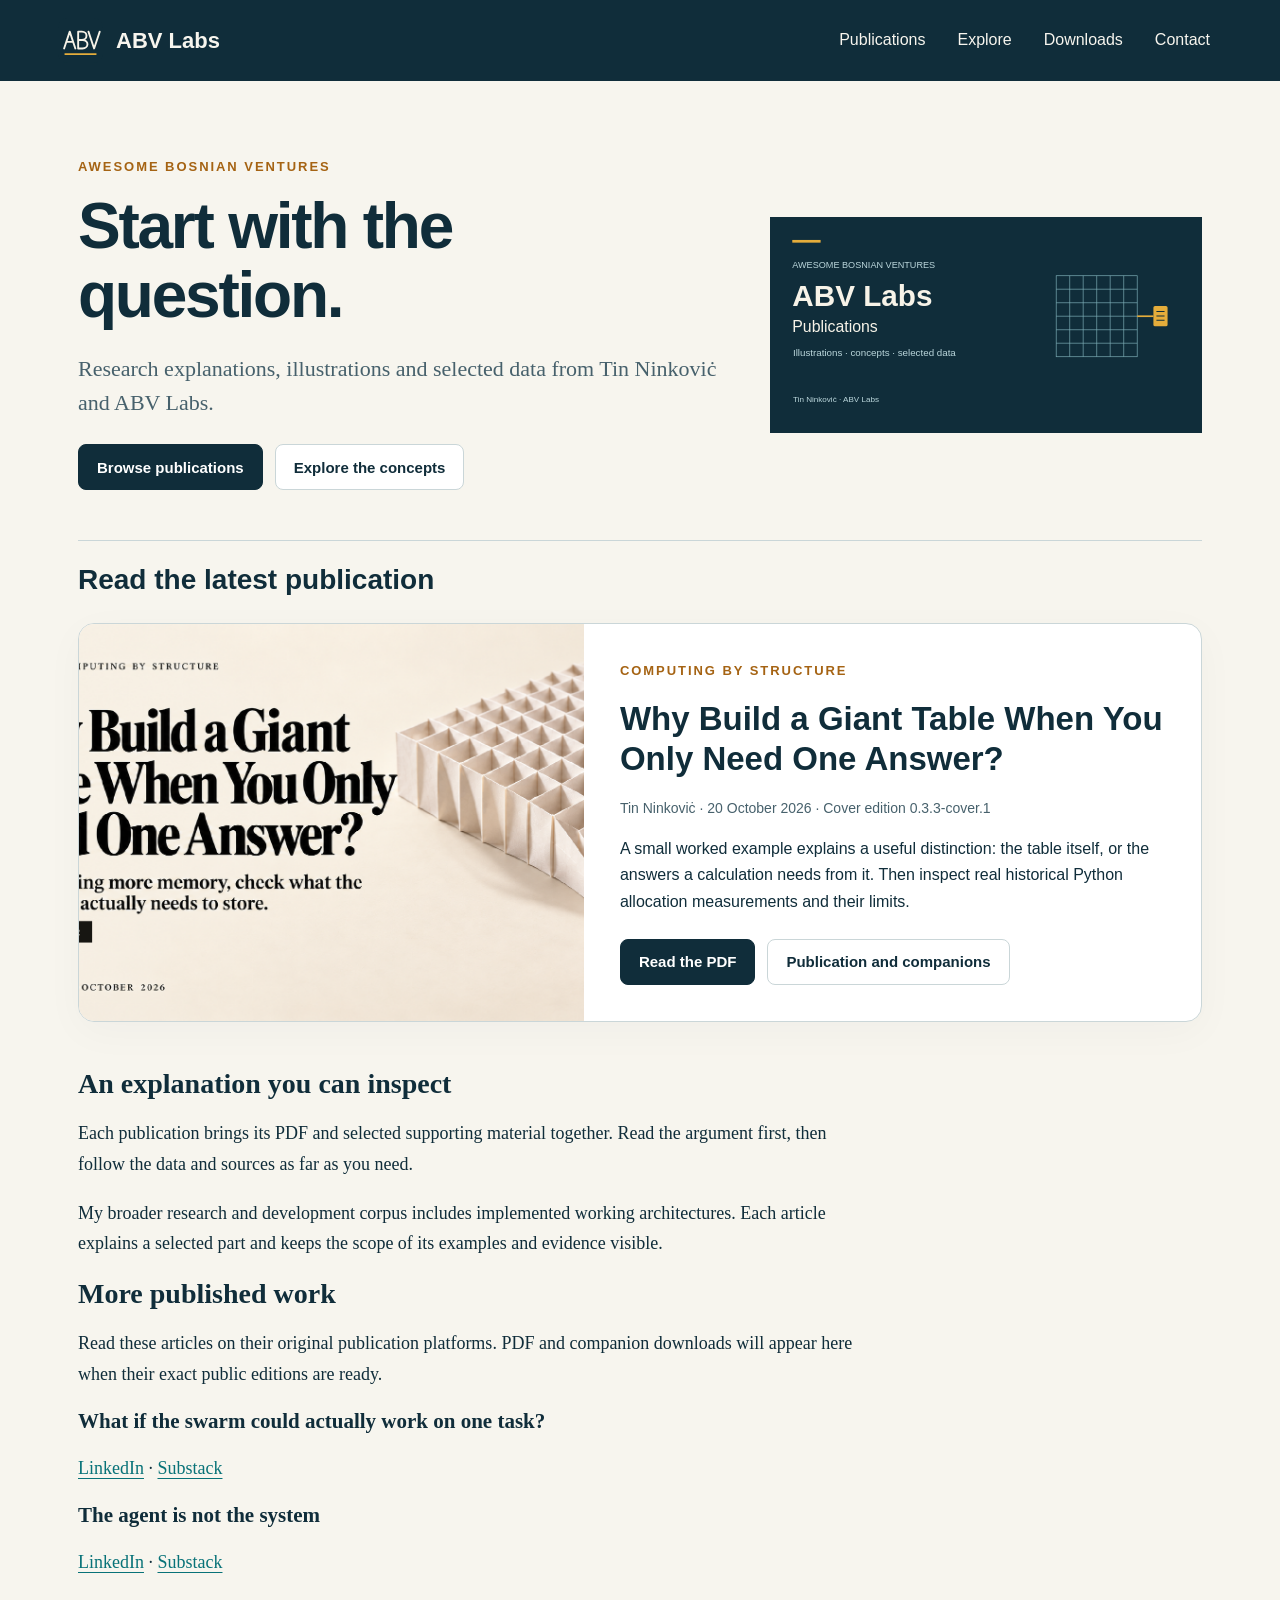
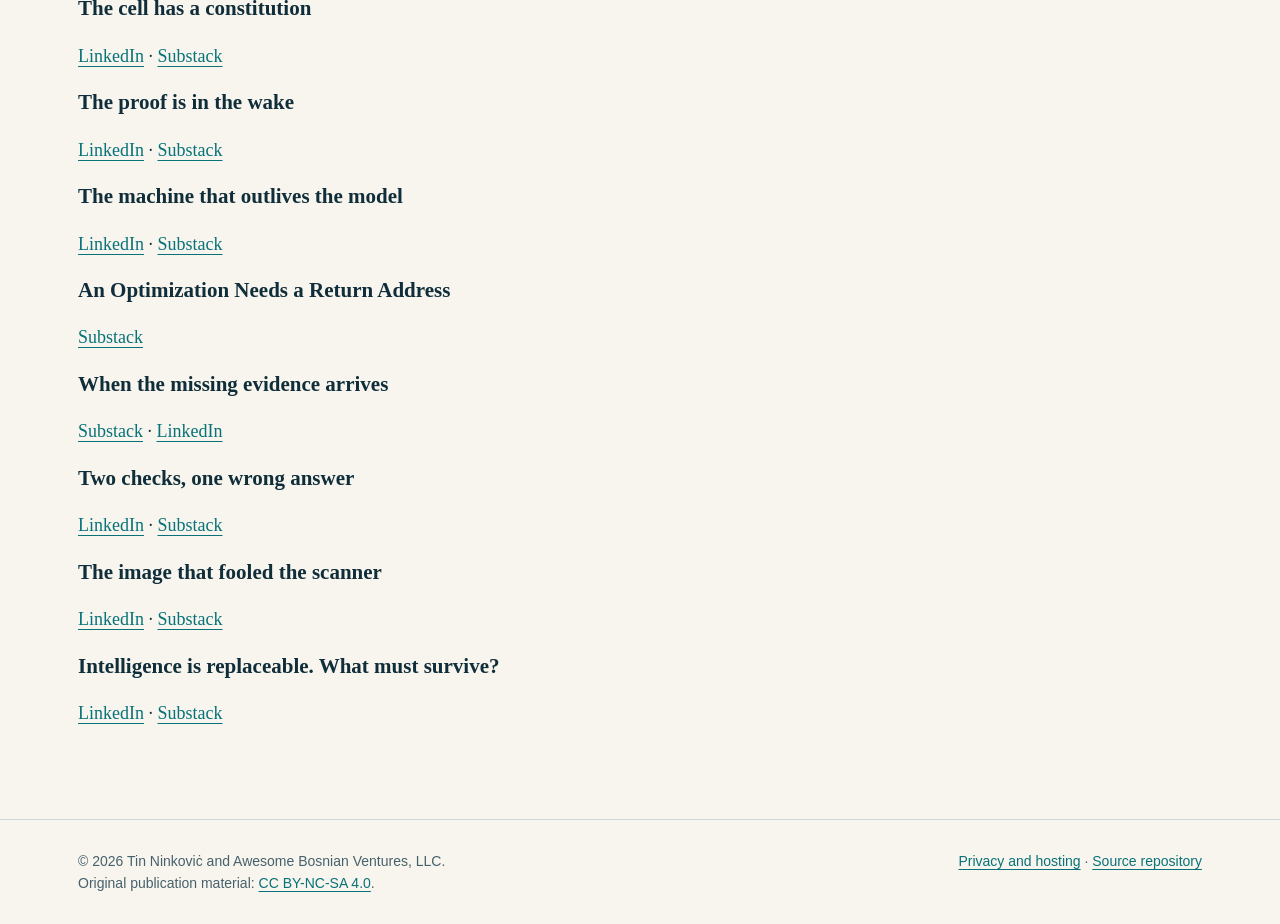
<file: docs/index.html>
<!doctype html><html lang="en"><head><meta charset="utf-8"><meta name="viewport" content="width=device-width,initial-scale=1"><meta http-equiv="Content-Security-Policy" content="default-src 'none'; img-src 'self' data:; style-src 'self' 'unsafe-inline'; frame-src 'self'; base-uri 'none'; form-action 'none'"><meta name="referrer" content="no-referrer"><title>Publications, explained · ABV Labs</title><meta name="description" content="Publication PDFs and selected supporting data from Tin Ninkoviċ and ABV Labs."><link rel="canonical" href="https://thereelninoninkovic.github.io/abv-labs-publications/index.html"><link rel="icon" href="assets/abv-monogram.svg" type="image/svg+xml"><link rel="stylesheet" href="assets/site.css"><meta property="og:title" content="Publications, explained"><meta property="og:description" content="Publication PDFs and selected supporting data from Tin Ninkoviċ and ABV Labs."><meta property="og:type" content="website"><meta property="og:image" content="https://thereelninoninkovic.github.io/abv-labs-publications/assets/social-preview.png"><meta name="twitter:card" content="summary_large_image"></head><body><a class="skip-link" href="#main">Skip to content</a><header class="site-header"><div class="nav-wrap"><a class="brand" href="index.html"><img src="assets/abv-monogram.svg" width="45" height="45" alt=""><span>ABV Labs</span></a><nav class="site-nav" aria-label="Main navigation"><a href="publications/index.html">Publications</a><a href="explore.html">Explore</a><a href="downloads.html">Downloads</a><a href="contact.html">Contact</a></nav></div></header><main class="container" id="main"><section class="hero"><div><p class="eyebrow">Awesome Bosnian Ventures</p><h1>Start with the question.</h1><p class="lead">Research explanations, illustrations and selected data from Tin Ninkoviċ and ABV Labs.</p><div class="actions"><a class="button primary" href="publications/index.html">Browse publications</a><a class="button" href="explore.html">Explore the concepts</a></div></div><img src="assets/social-preview.svg" alt="ABV Labs publications, illustrations, concepts and selected data."></section><section><h2 class="section-heading">Read the latest publication</h2><div class="publication-card"><a class="card-art" href="publications/giant-table-one-answer/index.html"><img src="publications/giant-table-one-answer/Header.png" alt="A white paper grid folds toward a small ochre strip. Conceptual cover about reducing stored work."></a><div class="card-copy"><p class="eyebrow">Computing by structure</p><h2>Why Build a Giant Table When You Only Need One Answer?</h2><p class="meta">Tin Ninkoviċ · 20 October 2026 · Cover edition 0.3.3-cover.1</p><p>A small worked example explains a useful distinction: the table itself, or the answers a calculation needs from it. Then inspect real historical Python allocation measurements and their limits.</p><div class="actions"><a class="button primary" href="publications/giant-table-one-answer/Article.pdf">Read the PDF</a><a class="button" href="publications/giant-table-one-answer/index.html">Publication and companions</a></div></div></div></section><section class="copy"><h2 style="margin-top:45px">An explanation you can inspect</h2><p>Each publication brings its PDF and selected supporting material together. Read the argument first, then follow the data and sources as far as you need.</p><p>My broader research and development corpus includes implemented working architectures. Each article explains a selected part and keeps the scope of its examples and evidence visible.</p></section><section class="copy"><h2>More published work</h2><p>Read these articles on their original publication platforms. PDF and companion downloads will appear here when their exact public editions are ready.</p><h3>What if the swarm could actually work on one task?</h3><p><a href="https://www.linkedin.com/pulse/what-swarm-could-actually-work-one-task-tin-ninkovi%C4%87-o01xc/">LinkedIn</a> · <a href="https://therealawesomebosnian.substack.com/p/what-if-the-swarm-could-actually">Substack</a></p><h3>The agent is not the system</h3><p><a href="https://www.linkedin.com/pulse/sleeping-machine-vol-i-agent-system-tin-ninkovi%C4%87-fxvyc/">LinkedIn</a> · <a href="https://therealawesomebosnian.substack.com/p/the-sleeping-machine-vol-i-the-agent">Substack</a></p><h3>The cell has a constitution</h3><p><a href="https://www.linkedin.com/pulse/sleeping-machine-vol-ii-cell-has-constitution-tin-ninkovi%C4%87-ehyxc/">LinkedIn</a> · <a href="https://therealawesomebosnian.substack.com/p/the-sleeping-machine-vol-ii-the-cell">Substack</a></p><h3>The proof is in the wake</h3><p><a href="https://www.linkedin.com/pulse/sleeping-machine-vol-iii-proof-wake-tin-ninkovi%C4%87-kwudc/">LinkedIn</a> · <a href="https://therealawesomebosnian.substack.com/p/the-sleeping-machine-vol-iii-the">Substack</a></p><h3>The machine that outlives the model</h3><p><a href="https://www.linkedin.com/pulse/sleeping-machine-vol-iv-outlives-model-tin-ninkovi%C4%87-shsbc/">LinkedIn</a> · <a href="https://therealawesomebosnian.substack.com/p/the-sleeping-machine-vol-iv-the-machine">Substack</a></p><h3>An Optimization Needs a Return Address</h3><p><a href="https://therealawesomebosnian.substack.com/p/an-optimization-needs-a-return-address">Substack</a></p><h3>When the missing evidence arrives</h3><p><a href="https://therealawesomebosnian.substack.com/p/when-the-missing-evidence-arrives">Substack</a> · <a href="https://www.linkedin.com/pulse/when-missing-evidence-arrives-nino-ninkovi%25C4%258B-oibyc/">LinkedIn</a></p><h3>Two checks, one wrong answer</h3><p><a href="https://www.linkedin.com/pulse/two-checks-one-wrong-answer-tin-ninkovi%25C4%258B-ajtwc/">LinkedIn</a> · <a href="https://therealawesomebosnian.substack.com/p/two-checks-one-wrong-answer">Substack</a></p><h3>The image that fooled the scanner</h3><p><a href="https://www.linkedin.com/pulse/image-fooled-scanner-tin-ninkovi%25C4%258B-l3vsc/">LinkedIn</a> · <a href="https://therealawesomebosnian.substack.com/p/the-image-that-fooled-the-scanner">Substack</a></p><h3>Intelligence is replaceable. What must survive?</h3><p><a href="https://www.linkedin.com/pulse/intelligence-replaceable-what-must-survive-tin-ninkovi%25C4%258B-7h1ac/">LinkedIn</a> · <a href="https://therealawesomebosnian.substack.com/p/intelligence-is-replaceable-what">Substack</a></p></section></main><footer class="site-footer"><div class="footer-wrap"><div>© 2026 Tin Ninkoviċ and Awesome Bosnian Ventures, LLC.<br>Original publication material: <a href="https://creativecommons.org/licenses/by-nc-sa/4.0/">CC BY-NC-SA 4.0</a>.</div><div><a href="contact.html#privacy">Privacy and hosting</a> · <a href="https://github.com/thereelninoninkovic/abv-labs-publications">Source repository</a></div></div></footer></body></html>
</file>
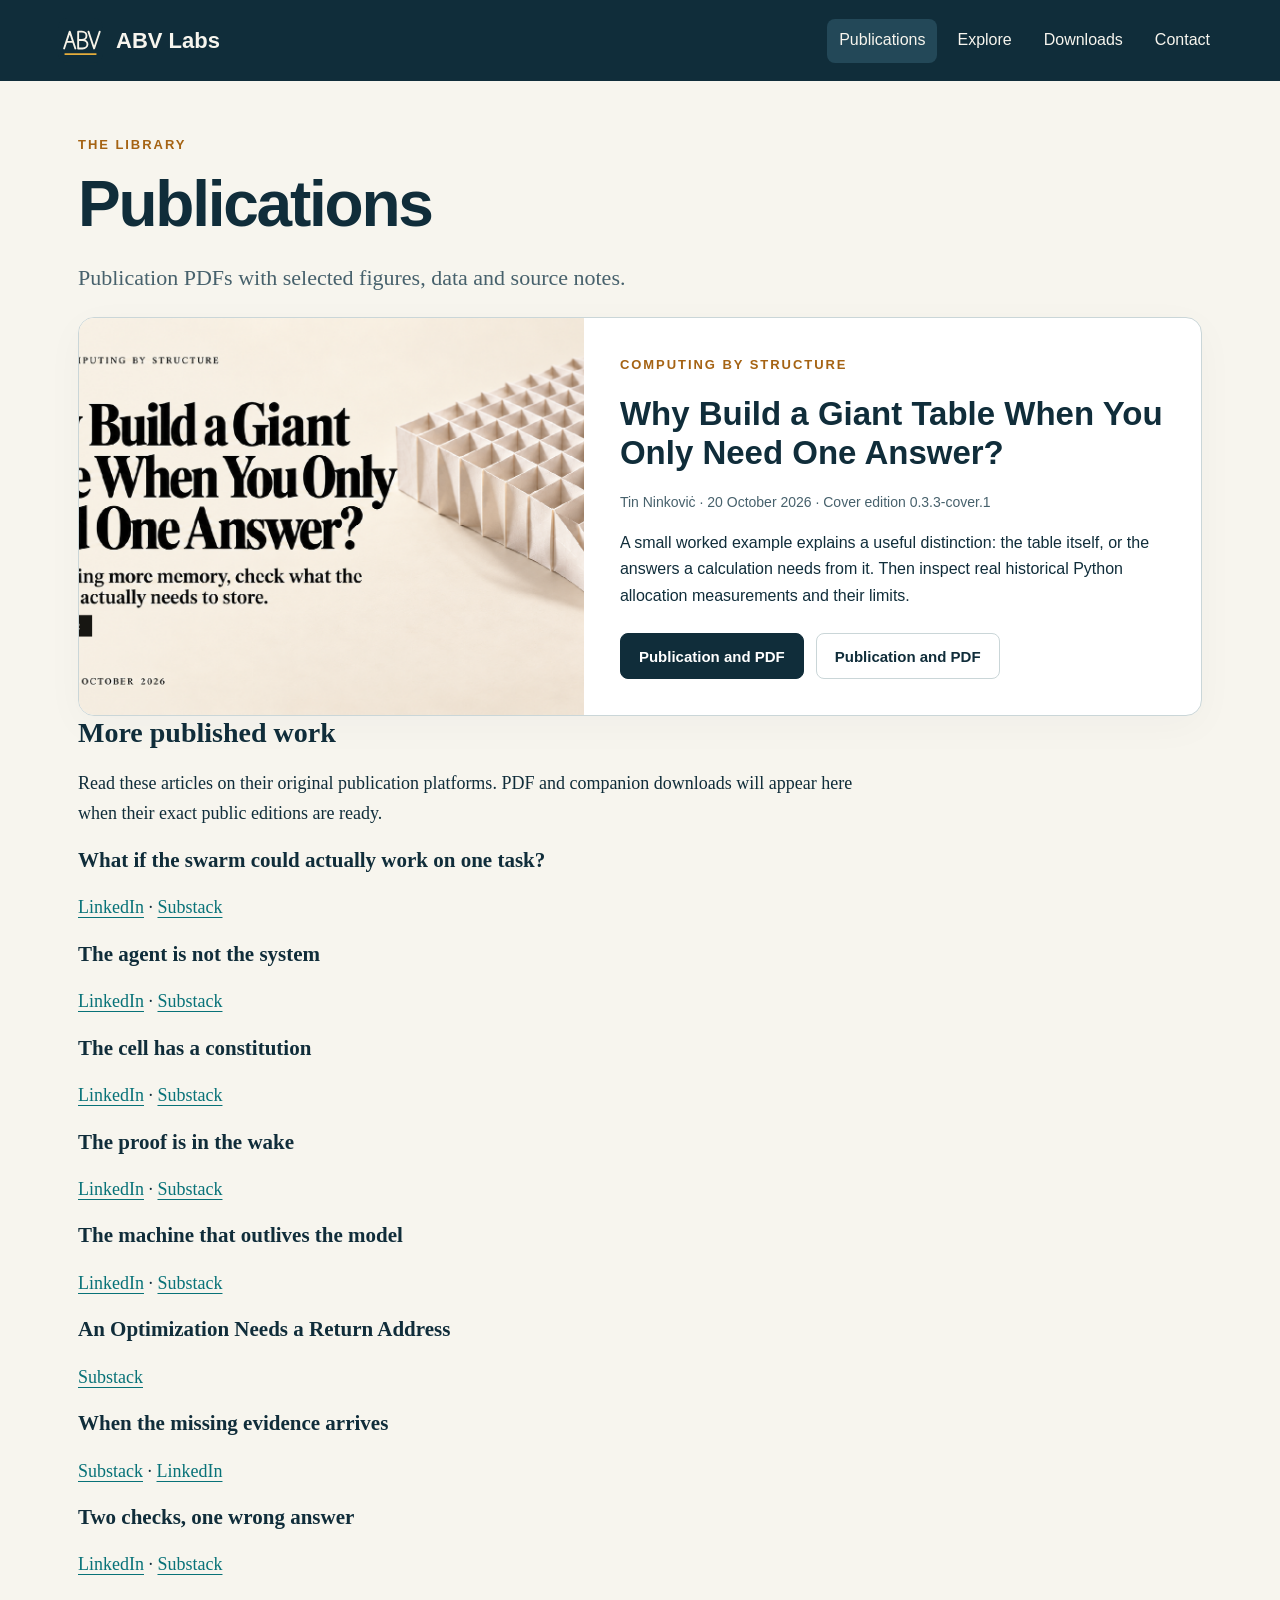
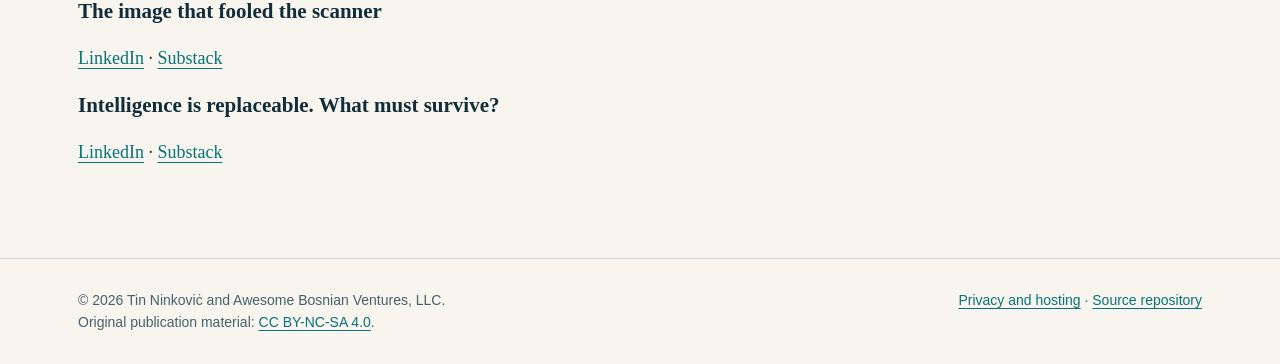
<file: docs/publications/index.html>
<!doctype html><html lang="en"><head><meta charset="utf-8"><meta name="viewport" content="width=device-width,initial-scale=1"><meta http-equiv="Content-Security-Policy" content="default-src 'none'; img-src 'self' data:; style-src 'self' 'unsafe-inline'; frame-src 'self'; base-uri 'none'; form-action 'none'"><meta name="referrer" content="no-referrer"><title>Publication library · ABV Labs</title><meta name="description" content="Browse ABV Labs publications and their supporting reader files."><link rel="canonical" href="https://thereelninoninkovic.github.io/abv-labs-publications/publications/index.html"><link rel="icon" href="../assets/abv-monogram.svg" type="image/svg+xml"><link rel="stylesheet" href="../assets/site.css"><meta property="og:title" content="Publication library"><meta property="og:description" content="Browse ABV Labs publications and their supporting reader files."><meta property="og:type" content="website"><meta property="og:image" content="https://thereelninoninkovic.github.io/abv-labs-publications/assets/social-preview.png"><meta name="twitter:card" content="summary_large_image"></head><body><a class="skip-link" href="#main">Skip to content</a><header class="site-header"><div class="nav-wrap"><a class="brand" href="../index.html"><img src="../assets/abv-monogram.svg" width="45" height="45" alt=""><span>ABV Labs</span></a><nav class="site-nav" aria-label="Main navigation"><a aria-current="page" href="../publications/index.html">Publications</a><a href="../explore.html">Explore</a><a href="../downloads.html">Downloads</a><a href="../contact.html">Contact</a></nav></div></header><main class="container" id="main"><p class="eyebrow">The library</p><h1>Publications</h1><p class="lead">Publication PDFs with selected figures, data and source notes.</p><div class="publication-card"><a class="card-art" href="../publications/giant-table-one-answer/index.html"><img src="giant-table-one-answer/Header.png" alt="A large table leads to a compact list of answers."></a><div class="card-copy"><p class="eyebrow">Computing by structure</p><h2>Why Build a Giant Table When You Only Need One Answer?</h2><p class="meta">Tin Ninkoviċ · 20 October 2026 · Cover edition 0.3.3-cover.1</p><p>A small worked example explains a useful distinction: the table itself, or the answers a calculation needs from it. Then inspect real historical Python allocation measurements and their limits.</p><div class="actions"><a class="button primary" href="../publications/giant-table-one-answer/index.html">Publication and PDF</a><a class="button" href="../publications/giant-table-one-answer/index.html">Publication and PDF</a></div></div></div><section class="copy"><h2>More published work</h2><p>Read these articles on their original publication platforms. PDF and companion downloads will appear here when their exact public editions are ready.</p><h3>What if the swarm could actually work on one task?</h3><p><a href="https://www.linkedin.com/pulse/what-swarm-could-actually-work-one-task-tin-ninkovi%C4%87-o01xc/">LinkedIn</a> · <a href="https://therealawesomebosnian.substack.com/p/what-if-the-swarm-could-actually">Substack</a></p><h3>The agent is not the system</h3><p><a href="https://www.linkedin.com/pulse/sleeping-machine-vol-i-agent-system-tin-ninkovi%C4%87-fxvyc/">LinkedIn</a> · <a href="https://therealawesomebosnian.substack.com/p/the-sleeping-machine-vol-i-the-agent">Substack</a></p><h3>The cell has a constitution</h3><p><a href="https://www.linkedin.com/pulse/sleeping-machine-vol-ii-cell-has-constitution-tin-ninkovi%C4%87-ehyxc/">LinkedIn</a> · <a href="https://therealawesomebosnian.substack.com/p/the-sleeping-machine-vol-ii-the-cell">Substack</a></p><h3>The proof is in the wake</h3><p><a href="https://www.linkedin.com/pulse/sleeping-machine-vol-iii-proof-wake-tin-ninkovi%C4%87-kwudc/">LinkedIn</a> · <a href="https://therealawesomebosnian.substack.com/p/the-sleeping-machine-vol-iii-the">Substack</a></p><h3>The machine that outlives the model</h3><p><a href="https://www.linkedin.com/pulse/sleeping-machine-vol-iv-outlives-model-tin-ninkovi%C4%87-shsbc/">LinkedIn</a> · <a href="https://therealawesomebosnian.substack.com/p/the-sleeping-machine-vol-iv-the-machine">Substack</a></p><h3>An Optimization Needs a Return Address</h3><p><a href="https://therealawesomebosnian.substack.com/p/an-optimization-needs-a-return-address">Substack</a></p><h3>When the missing evidence arrives</h3><p><a href="https://therealawesomebosnian.substack.com/p/when-the-missing-evidence-arrives">Substack</a> · <a href="https://www.linkedin.com/pulse/when-missing-evidence-arrives-nino-ninkovi%25C4%258B-oibyc/">LinkedIn</a></p><h3>Two checks, one wrong answer</h3><p><a href="https://www.linkedin.com/pulse/two-checks-one-wrong-answer-tin-ninkovi%25C4%258B-ajtwc/">LinkedIn</a> · <a href="https://therealawesomebosnian.substack.com/p/two-checks-one-wrong-answer">Substack</a></p><h3>The image that fooled the scanner</h3><p><a href="https://www.linkedin.com/pulse/image-fooled-scanner-tin-ninkovi%25C4%258B-l3vsc/">LinkedIn</a> · <a href="https://therealawesomebosnian.substack.com/p/the-image-that-fooled-the-scanner">Substack</a></p><h3>Intelligence is replaceable. What must survive?</h3><p><a href="https://www.linkedin.com/pulse/intelligence-replaceable-what-must-survive-tin-ninkovi%25C4%258B-7h1ac/">LinkedIn</a> · <a href="https://therealawesomebosnian.substack.com/p/intelligence-is-replaceable-what">Substack</a></p></section></main><footer class="site-footer"><div class="footer-wrap"><div>© 2026 Tin Ninkoviċ and Awesome Bosnian Ventures, LLC.<br>Original publication material: <a href="https://creativecommons.org/licenses/by-nc-sa/4.0/">CC BY-NC-SA 4.0</a>.</div><div><a href="../contact.html#privacy">Privacy and hosting</a> · <a href="https://github.com/thereelninoninkovic/abv-labs-publications">Source repository</a></div></div></footer></body></html>
</file>
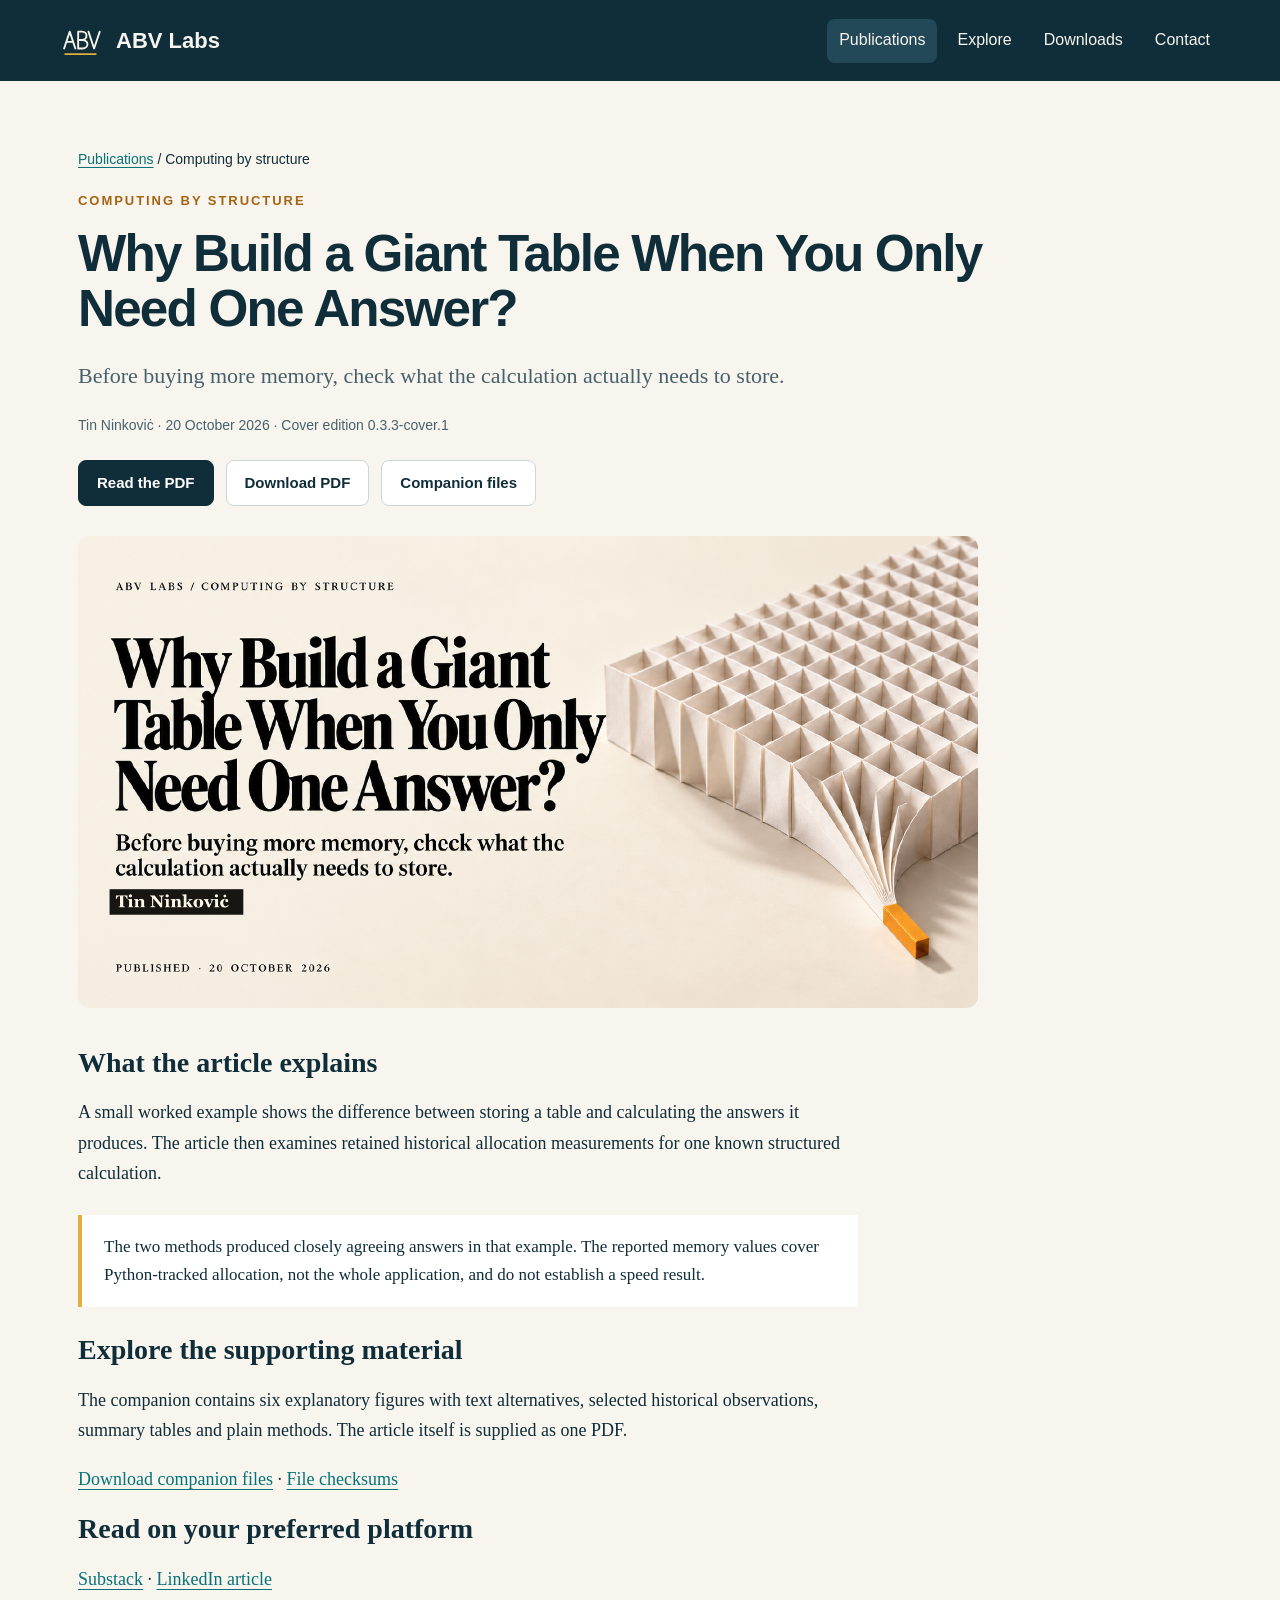
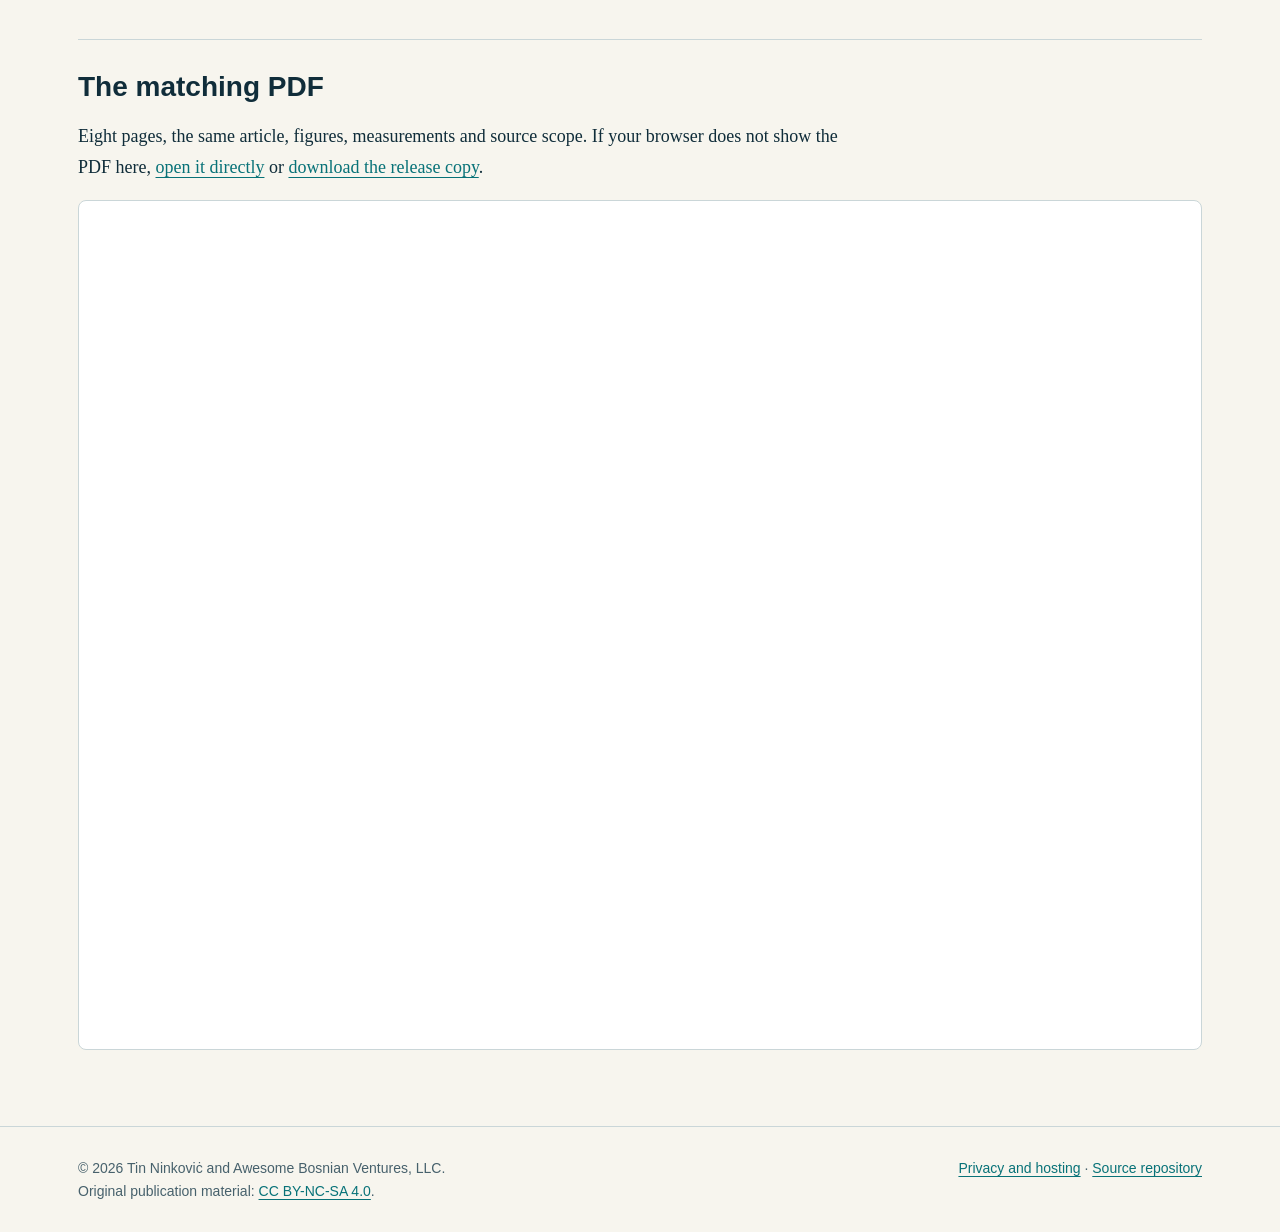
<file: docs/publications/giant-table-one-answer/index.html>
<!doctype html><html lang="en"><head><meta charset="utf-8"><meta name="viewport" content="width=device-width,initial-scale=1"><meta http-equiv="Content-Security-Policy" content="default-src 'none'; img-src 'self' data:; style-src 'self' 'unsafe-inline'; frame-src 'self'; base-uri 'none'; form-action 'none'"><meta name="referrer" content="no-referrer"><title>Why Build a Giant Table When You Only Need One Answer? · ABV Labs</title><meta name="description" content="Read the eight-page publication PDF and inspect selected historical measurements and explanatory figures."><link rel="canonical" href="https://thereelninoninkovic.github.io/abv-labs-publications/publications/giant-table-one-answer/index.html"><link rel="icon" href="../../assets/abv-monogram.svg" type="image/svg+xml"><link rel="stylesheet" href="../../assets/site.css"><meta property="og:title" content="Why Build a Giant Table When You Only Need One Answer?"><meta property="og:description" content="Read the eight-page publication PDF and inspect selected historical measurements and explanatory figures."><meta property="og:type" content="website"><meta property="og:image" content="https://thereelninoninkovic.github.io/abv-labs-publications/publications/giant-table-one-answer/Header.png"><meta name="twitter:card" content="summary_large_image"></head><body><a class="skip-link" href="#main">Skip to content</a><header class="site-header"><div class="nav-wrap"><a class="brand" href="../../index.html"><img src="../../assets/abv-monogram.svg" width="45" height="45" alt=""><span>ABV Labs</span></a><nav class="site-nav" aria-label="Main navigation"><a aria-current="page" href="../../publications/index.html">Publications</a><a href="../../explore.html">Explore</a><a href="../../downloads.html">Downloads</a><a href="../../contact.html">Contact</a></nav></div></header><main class="container" id="main"><p class="breadcrumbs"><a href="../../publications/index.html">Publications</a> / Computing by structure</p><div class="publication-hero"><p class="eyebrow">Computing by structure</p><h1>Why Build a Giant Table When You Only Need One Answer?</h1><p class="lead">Before buying more memory, check what the calculation actually needs to store.</p><p class="meta">Tin Ninkoviċ · 20 October 2026 · Cover edition 0.3.3-cover.1</p><div class="actions"><a class="button primary" href="#pdf">Read the PDF</a><a class="button" href="Article.pdf" download>Download PDF</a><a class="button" href="Giant-table-one-answer-companion-v0.3.0.zip" download>Companion files</a></div></div><img class="publication-banner" src="Header.png" alt="A white paper grid folds toward a small ochre strip. Conceptual cover about reducing stored work."><div class="copy"><h2>What the article explains</h2><p>A small worked example shows the difference between storing a table and calculating the answers it produces. The article then examines retained historical allocation measurements for one known structured calculation.</p><div class="note">The two methods produced closely agreeing answers in that example. The reported memory values cover Python-tracked allocation, not the whole application, and do not establish a speed result.</div><h2>Explore the supporting material</h2><p>The companion contains six explanatory figures with text alternatives, selected historical observations, summary tables and plain methods. The article itself is supplied as one PDF.</p><p><a href="Giant-table-one-answer-companion-v0.3.0.zip">Download companion files</a> · <a href="Checksums.txt">File checksums</a></p><h2>Read on your preferred platform</h2><p><a href="https://therealawesomebosnian.substack.com/p/why-build-a-giant-table-when-you-only-need-one-answer">Substack</a> · <a href="https://www.linkedin.com/pulse/why-build-giant-table-when-you-only-need-one-answer-tin-ninkovi%25C4%258B-2u5mc/">LinkedIn article</a></p></div><section class="pdf-panel" id="pdf"><h2>The matching PDF</h2><p class="copy">Eight pages, the same article, figures, measurements and source scope. If your browser does not show the PDF here, <a href="Article.pdf">open it directly</a> or <a href="Article.pdf">download the release copy</a>.</p><iframe class="pdf-frame" src="Article.pdf" title="Eight-page PDF of Why Build a Giant Table When You Only Need One Answer?" loading="lazy"></iframe></section></main><footer class="site-footer"><div class="footer-wrap"><div>© 2026 Tin Ninkoviċ and Awesome Bosnian Ventures, LLC.<br>Original publication material: <a href="https://creativecommons.org/licenses/by-nc-sa/4.0/">CC BY-NC-SA 4.0</a>.</div><div><a href="../../contact.html#privacy">Privacy and hosting</a> · <a href="https://github.com/thereelninoninkovic/abv-labs-publications">Source repository</a></div></div></footer></body></html>
</file>
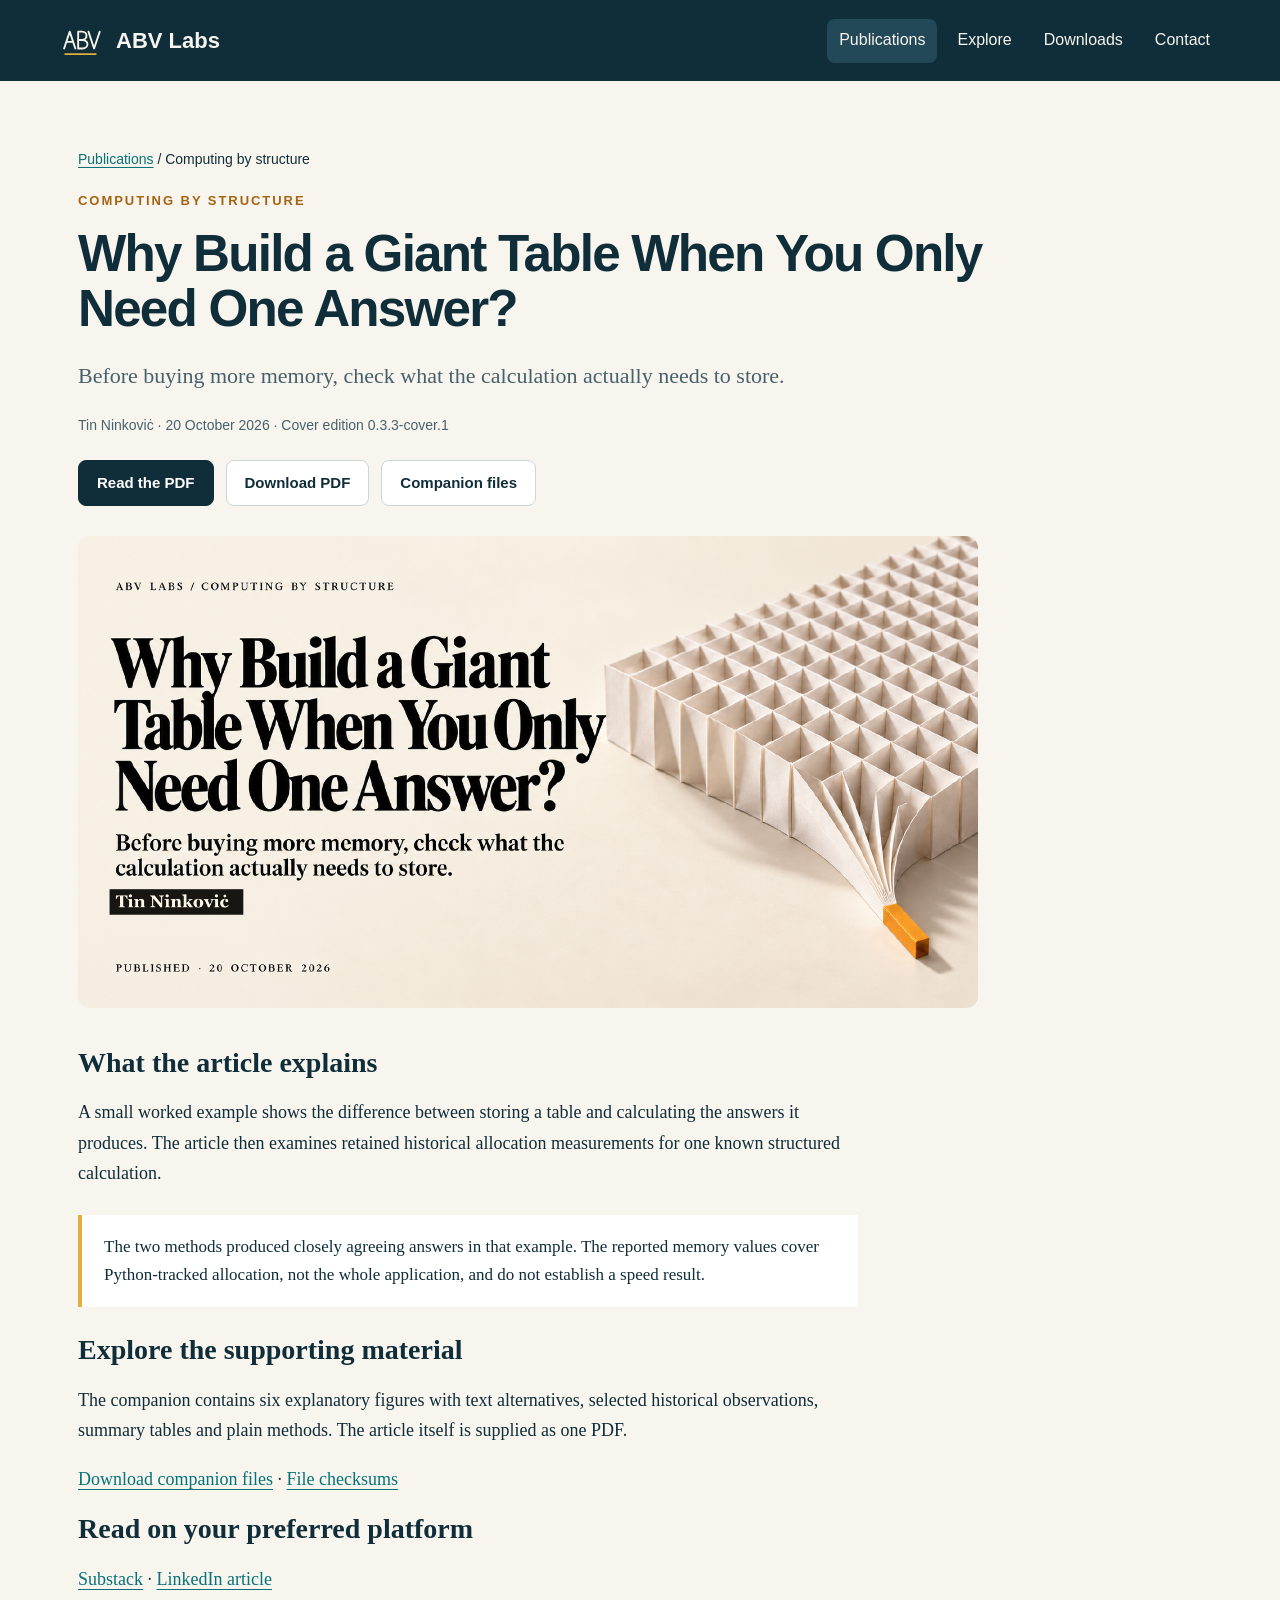
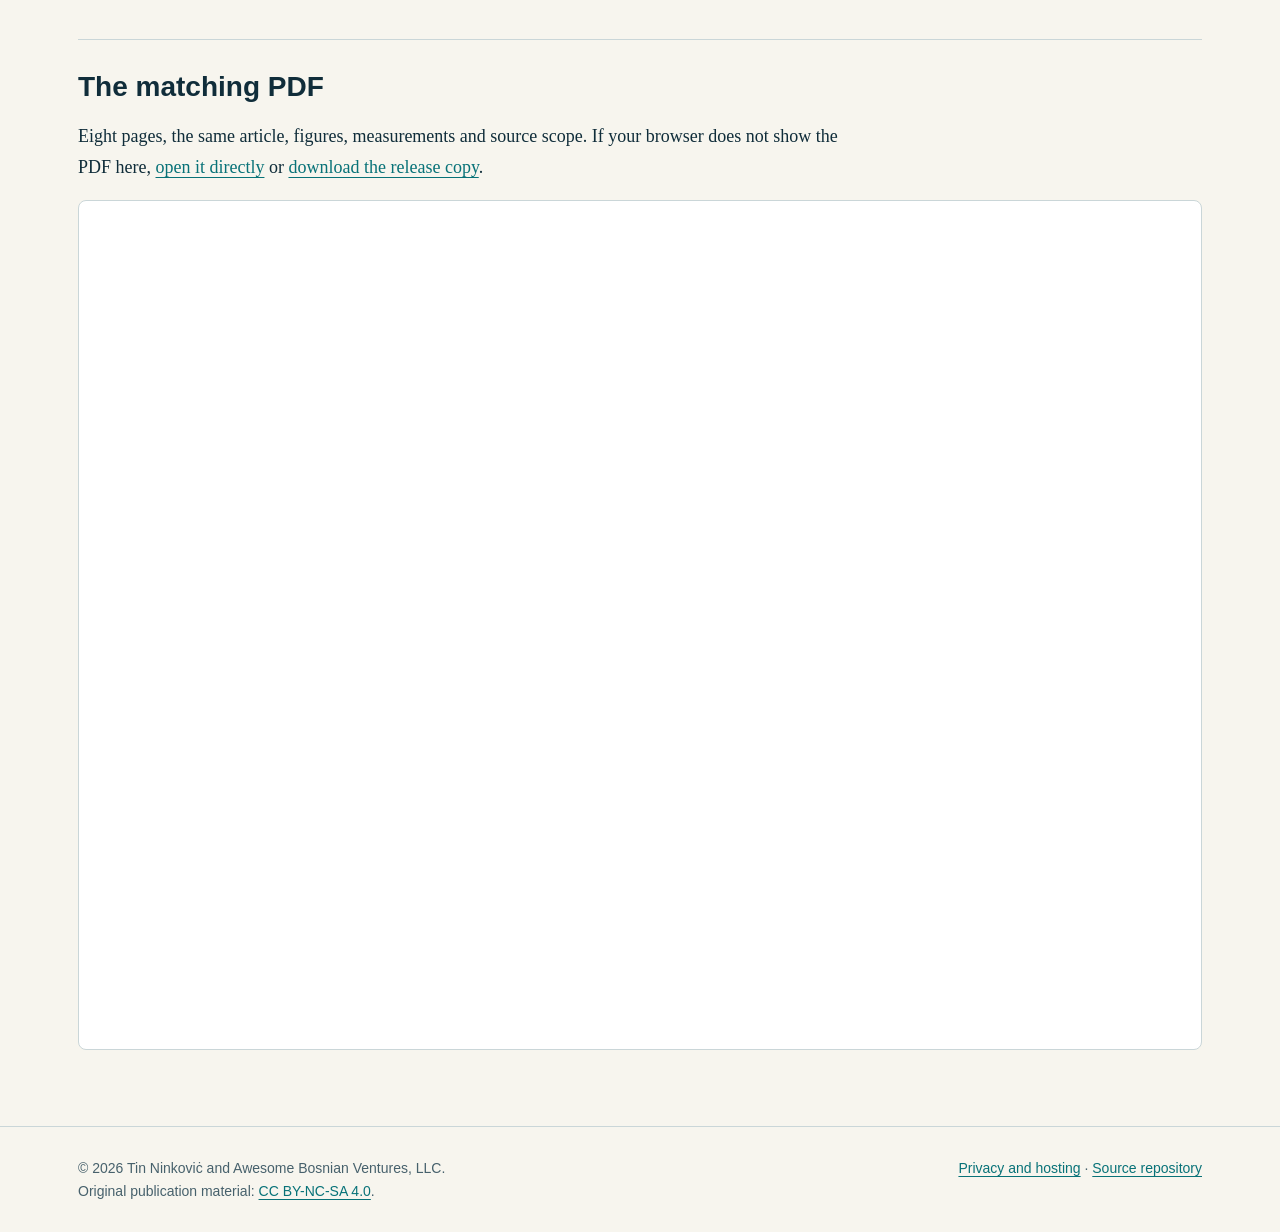
<file: docs/publications/giant-table-one-answer/v0.3.3-cover.1/index.html>
<!doctype html><html lang="en"><head><meta charset="utf-8"><meta name="viewport" content="width=device-width,initial-scale=1"><meta http-equiv="refresh" content="0;url=../"><link rel="canonical" href="https://thereelninoninkovic.github.io/abv-labs-publications/publications/giant-table-one-answer/"><title>Publication moved · ABV Labs</title></head><body><h1>Publication moved</h1><p><a href="../">Read the publication PDF and get companion files.</a></p></body></html>
</file>
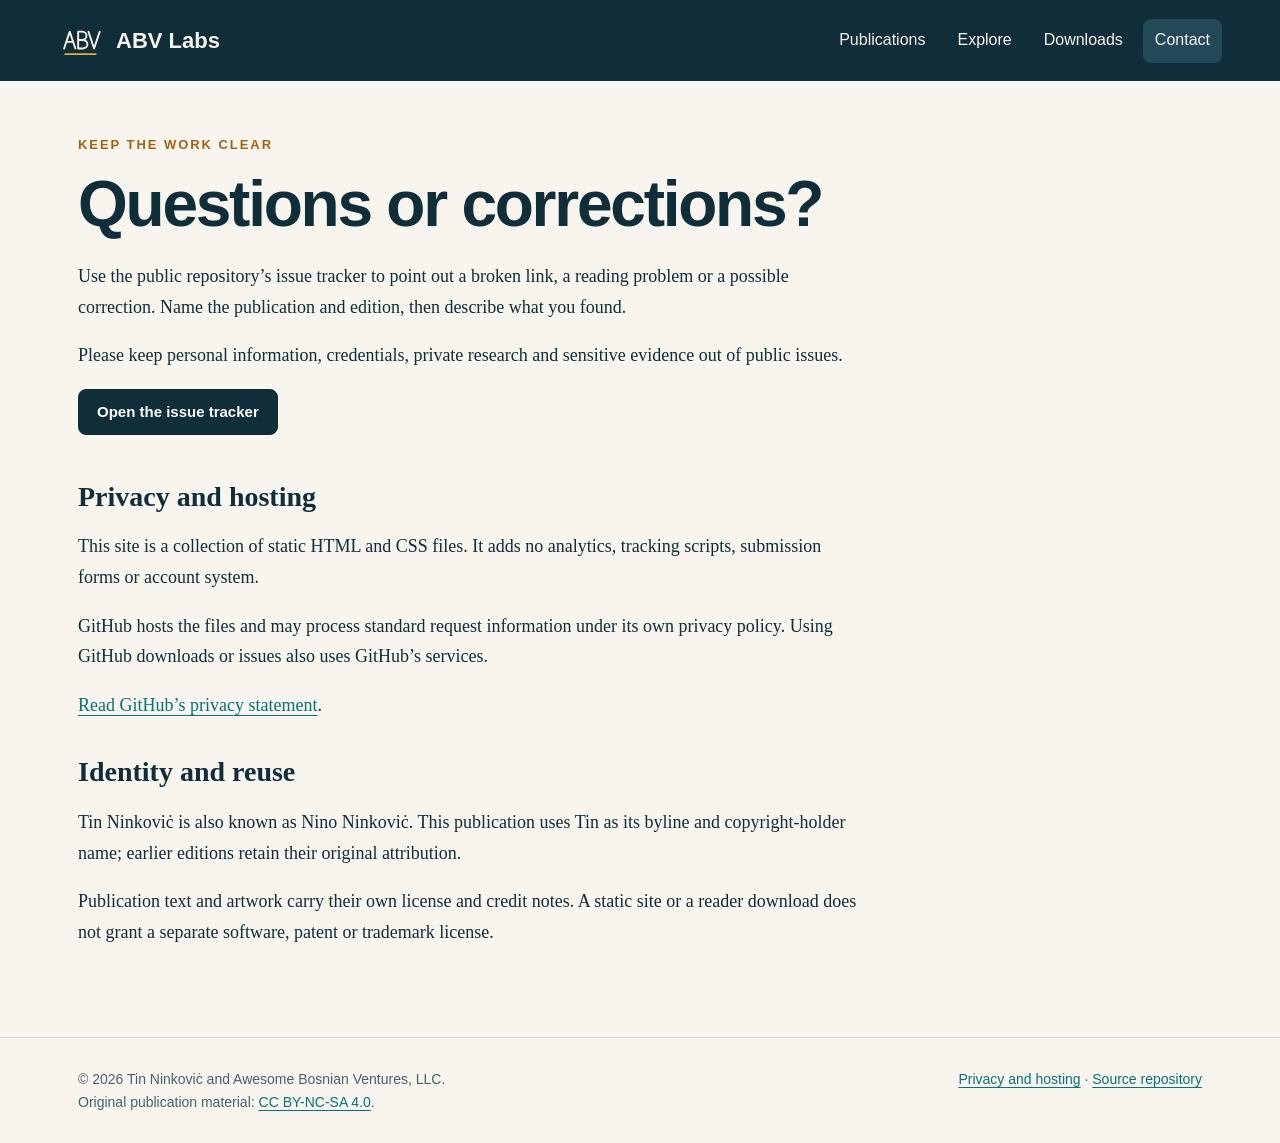
<file: docs/contact.html>
<!doctype html><html lang="en"><head><meta charset="utf-8"><meta name="viewport" content="width=device-width,initial-scale=1"><meta http-equiv="Content-Security-Policy" content="default-src 'none'; img-src 'self' data:; style-src 'self' 'unsafe-inline'; frame-src 'self'; base-uri 'none'; form-action 'none'"><meta name="referrer" content="no-referrer"><title>Contact and privacy · ABV Labs</title><meta name="description" content="Ask a public question, report a reading problem and understand the static site’s privacy and hosting scope."><link rel="canonical" href="https://thereelninoninkovic.github.io/abv-labs-publications/contact.html"><link rel="icon" href="assets/abv-monogram.svg" type="image/svg+xml"><link rel="stylesheet" href="assets/site.css"><meta property="og:title" content="Contact and privacy"><meta property="og:description" content="Ask a public question, report a reading problem and understand the static site’s privacy and hosting scope."><meta property="og:type" content="website"><meta property="og:image" content="https://thereelninoninkovic.github.io/abv-labs-publications/assets/social-preview.png"><meta name="twitter:card" content="summary_large_image"></head><body><a class="skip-link" href="#main">Skip to content</a><header class="site-header"><div class="nav-wrap"><a class="brand" href="index.html"><img src="assets/abv-monogram.svg" width="45" height="45" alt=""><span>ABV Labs</span></a><nav class="site-nav" aria-label="Main navigation"><a href="publications/index.html">Publications</a><a href="explore.html">Explore</a><a href="downloads.html">Downloads</a><a aria-current="page" href="contact.html">Contact</a></nav></div></header><main class="container" id="main"><p class="eyebrow">Keep the work clear</p><h1>Questions or corrections?</h1><div class="copy"><p>Use the public repository’s issue tracker to point out a broken link, a reading problem or a possible correction. Name the publication and edition, then describe what you found.</p><p>Please keep personal information, credentials, private research and sensitive evidence out of public issues.</p><p><a class="button primary" href="https://github.com/thereelninoninkovic/abv-labs-publications/issues">Open the issue tracker</a></p><h2 id="privacy" style="margin-top:45px">Privacy and hosting</h2><p>This site is a collection of static HTML and CSS files. It adds no analytics, tracking scripts, submission forms or account system.</p><p>GitHub hosts the files and may process standard request information under its own privacy policy. Using GitHub downloads or issues also uses GitHub’s services.</p><p><a href="https://docs.github.com/en/site-policy/privacy-policies/github-general-privacy-statement">Read GitHub’s privacy statement</a>.</p><h2 style="margin-top:35px">Identity and reuse</h2><p>Tin Ninkoviċ is also known as Nino Ninkoviċ. This publication uses Tin as its byline and copyright-holder name; earlier editions retain their original attribution.</p><p>Publication text and artwork carry their own license and credit notes. A static site or a reader download does not grant a separate software, patent or trademark license.</p></div></main><footer class="site-footer"><div class="footer-wrap"><div>© 2026 Tin Ninkoviċ and Awesome Bosnian Ventures, LLC.<br>Original publication material: <a href="https://creativecommons.org/licenses/by-nc-sa/4.0/">CC BY-NC-SA 4.0</a>.</div><div><a href="contact.html#privacy">Privacy and hosting</a> · <a href="https://github.com/thereelninoninkovic/abv-labs-publications">Source repository</a></div></div></footer></body></html>
</file>
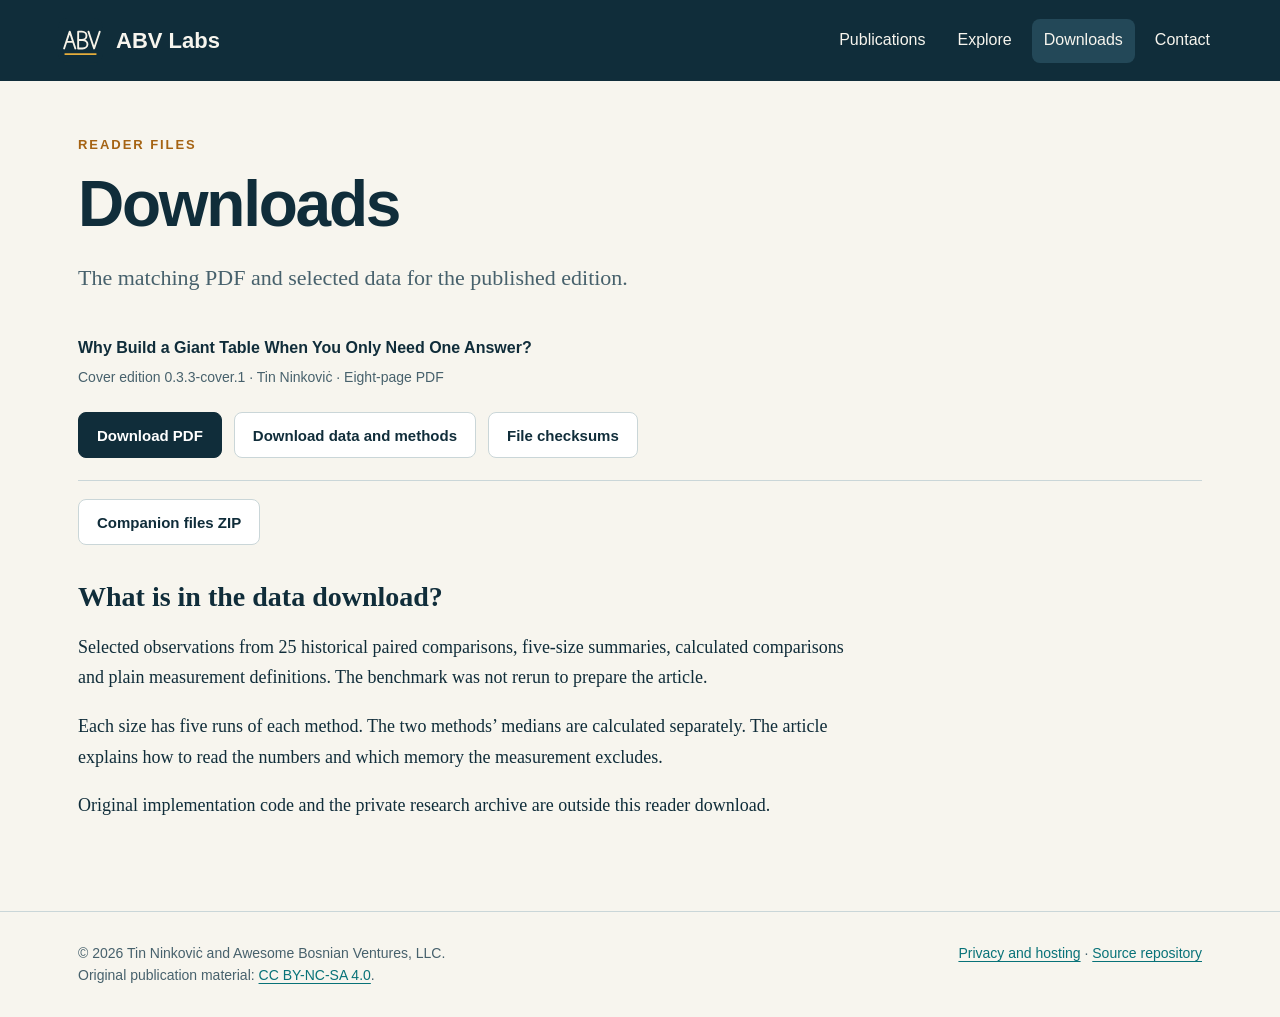
<file: docs/downloads.html>
<!doctype html><html lang="en"><head><meta charset="utf-8"><meta name="viewport" content="width=device-width,initial-scale=1"><meta http-equiv="Content-Security-Policy" content="default-src 'none'; img-src 'self' data:; style-src 'self' 'unsafe-inline'; frame-src 'self'; base-uri 'none'; form-action 'none'"><meta name="referrer" content="no-referrer"><title>Downloads · ABV Labs</title><meta name="description" content="Download the actual published PDF, selected historical data and methods, with their release checksums."><link rel="canonical" href="https://thereelninoninkovic.github.io/abv-labs-publications/downloads.html"><link rel="icon" href="assets/abv-monogram.svg" type="image/svg+xml"><link rel="stylesheet" href="assets/site.css"><meta property="og:title" content="Downloads"><meta property="og:description" content="Download the actual published PDF, selected historical data and methods, with their release checksums."><meta property="og:type" content="website"><meta property="og:image" content="https://thereelninoninkovic.github.io/abv-labs-publications/assets/social-preview.png"><meta name="twitter:card" content="summary_large_image"></head><body><a class="skip-link" href="#main">Skip to content</a><header class="site-header"><div class="nav-wrap"><a class="brand" href="index.html"><img src="assets/abv-monogram.svg" width="45" height="45" alt=""><span>ABV Labs</span></a><nav class="site-nav" aria-label="Main navigation"><a href="publications/index.html">Publications</a><a href="explore.html">Explore</a><a aria-current="page" href="downloads.html">Downloads</a><a href="contact.html">Contact</a></nav></div></header><main class="container" id="main"><p class="eyebrow">Reader files</p><h1>Downloads</h1><p class="lead">The matching PDF and selected data for the published edition.</p><ul class="download-list"><li><strong>Why Build a Giant Table When You Only Need One Answer?</strong><span class="meta">Cover edition 0.3.3-cover.1 · Tin Ninkoviċ · Eight-page PDF</span><div class="actions"><a class="button primary" href="https://thereelninoninkovic.github.io/abv-labs-publications/publications/giant-table-one-answer/Article.pdf">Download PDF</a><a class="button" href="https://thereelninoninkovic.github.io/abv-labs-publications/publications/giant-table-one-answer/Giant-table-one-answer-companion-v0.3.0.zip">Download data and methods</a><a class="button" href="https://thereelninoninkovic.github.io/abv-labs-publications/publications/giant-table-one-answer/Checksums.txt">File checksums</a></div></li></ul><p class="copy"><a class="button" href="https://thereelninoninkovic.github.io/abv-labs-publications/publications/giant-table-one-answer/Checksums.txt">Companion files ZIP</a></p><div class="copy"><h2 style="margin-top:35px">What is in the data download?</h2><p>Selected observations from 25 historical paired comparisons, five-size summaries, calculated comparisons and plain measurement definitions. The benchmark was not rerun to prepare the article.</p><p>Each size has five runs of each method. The two methods’ medians are calculated separately. The article explains how to read the numbers and which memory the measurement excludes.</p><p>Original implementation code and the private research archive are outside this reader download.</p></div></main><footer class="site-footer"><div class="footer-wrap"><div>© 2026 Tin Ninkoviċ and Awesome Bosnian Ventures, LLC.<br>Original publication material: <a href="https://creativecommons.org/licenses/by-nc-sa/4.0/">CC BY-NC-SA 4.0</a>.</div><div><a href="contact.html#privacy">Privacy and hosting</a> · <a href="https://github.com/thereelninoninkovic/abv-labs-publications">Source repository</a></div></div></footer></body></html>
</file>
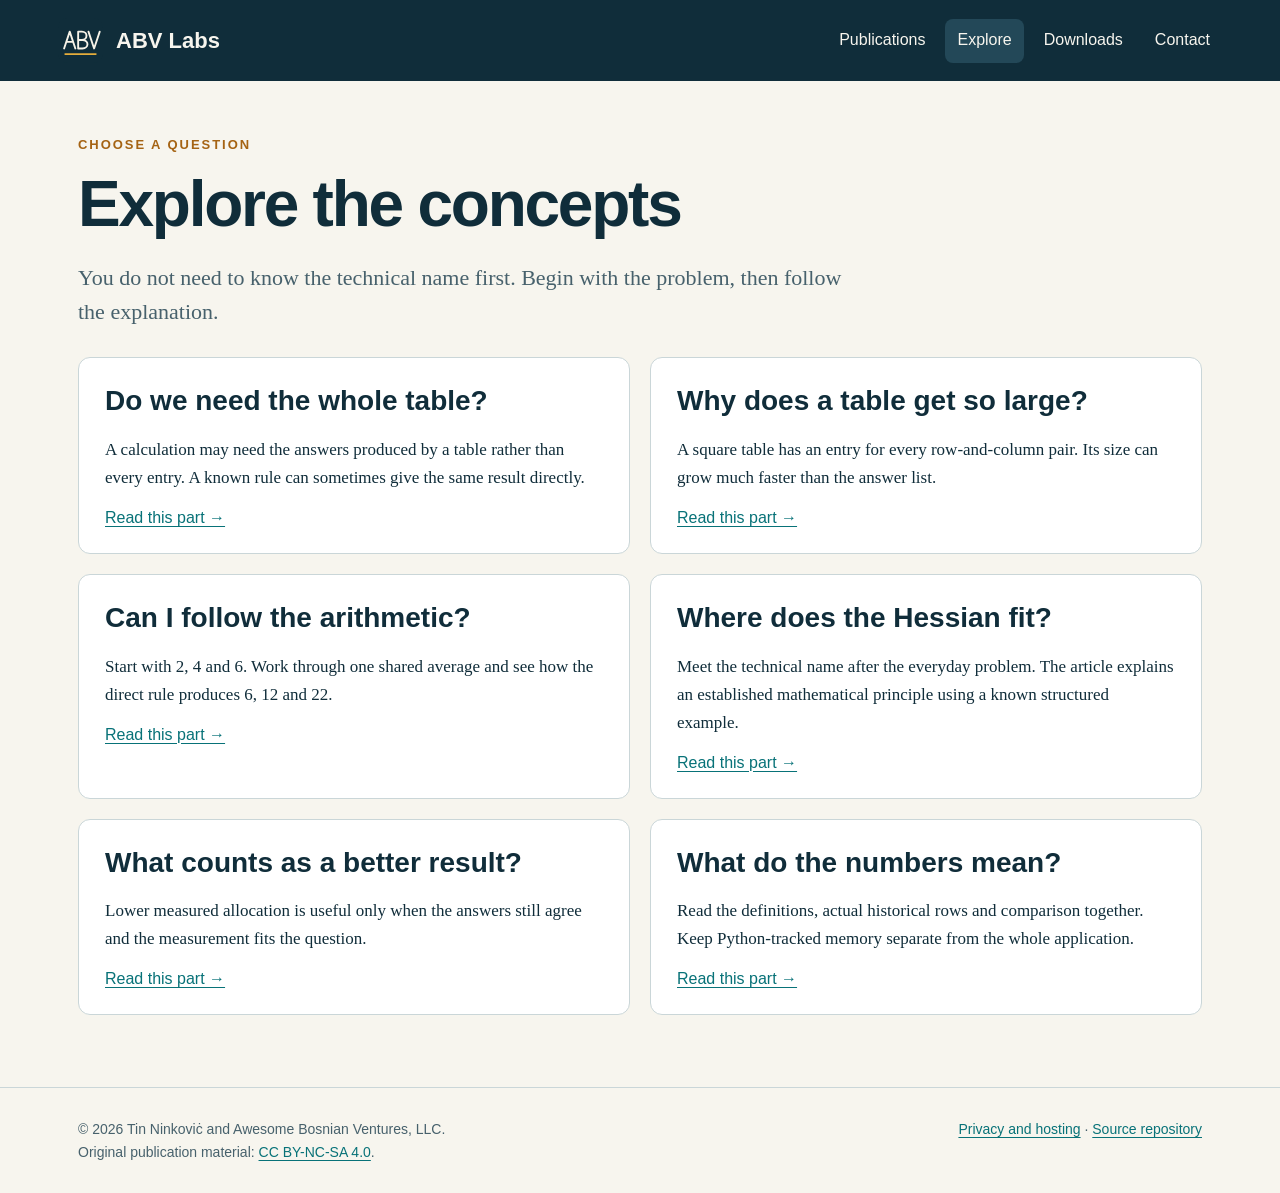
<file: docs/explore.html>
<!doctype html><html lang="en"><head><meta charset="utf-8"><meta name="viewport" content="width=device-width,initial-scale=1"><meta http-equiv="Content-Security-Policy" content="default-src 'none'; img-src 'self' data:; style-src 'self' 'unsafe-inline'; frame-src 'self'; base-uri 'none'; form-action 'none'"><meta name="referrer" content="no-referrer"><title>Explore the concepts · ABV Labs</title><meta name="description" content="Question-led routes through the mathematical ideas and actual measurements in the ABV Labs article."><link rel="canonical" href="https://thereelninoninkovic.github.io/abv-labs-publications/explore.html"><link rel="icon" href="assets/abv-monogram.svg" type="image/svg+xml"><link rel="stylesheet" href="assets/site.css"><meta property="og:title" content="Explore the concepts"><meta property="og:description" content="Question-led routes through the mathematical ideas and actual measurements in the ABV Labs article."><meta property="og:type" content="website"><meta property="og:image" content="https://thereelninoninkovic.github.io/abv-labs-publications/assets/social-preview.png"><meta name="twitter:card" content="summary_large_image"></head><body><a class="skip-link" href="#main">Skip to content</a><header class="site-header"><div class="nav-wrap"><a class="brand" href="index.html"><img src="assets/abv-monogram.svg" width="45" height="45" alt=""><span>ABV Labs</span></a><nav class="site-nav" aria-label="Main navigation"><a href="publications/index.html">Publications</a><a aria-current="page" href="explore.html">Explore</a><a href="downloads.html">Downloads</a><a href="contact.html">Contact</a></nav></div></header><main class="container" id="main"><p class="eyebrow">Choose a question</p><h1>Explore the concepts</h1><p class="lead">You do not need to know the technical name first. Begin with the problem, then follow the explanation.</p><div class="cards"><section class="topic"><h2>Do we need the whole table?</h2><p>A calculation may need the answers produced by a table rather than every entry. A known rule can sometimes give the same result directly.</p><a href="publications/giant-table-one-answer/Article.pdf">Read this part →</a></section><section class="topic"><h2>Why does a table get so large?</h2><p>A square table has an entry for every row-and-column pair. Its size can grow much faster than the answer list.</p><a href="publications/giant-table-one-answer/Article.pdf">Read this part →</a></section><section class="topic"><h2>Can I follow the arithmetic?</h2><p>Start with 2, 4 and 6. Work through one shared average and see how the direct rule produces 6, 12 and 22.</p><a href="publications/giant-table-one-answer/Article.pdf">Read this part →</a></section><section class="topic"><h2>Where does the Hessian fit?</h2><p>Meet the technical name after the everyday problem. The article explains an established mathematical principle using a known structured example.</p><a href="publications/giant-table-one-answer/Article.pdf">Read this part →</a></section><section class="topic"><h2>What counts as a better result?</h2><p>Lower measured allocation is useful only when the answers still agree and the measurement fits the question.</p><a href="publications/giant-table-one-answer/Article.pdf">Read this part →</a></section><section class="topic"><h2>What do the numbers mean?</h2><p>Read the definitions, actual historical rows and comparison together. Keep Python-tracked memory separate from the whole application.</p><a href="publications/giant-table-one-answer/Article.pdf">Read this part →</a></section></div></main><footer class="site-footer"><div class="footer-wrap"><div>© 2026 Tin Ninkoviċ and Awesome Bosnian Ventures, LLC.<br>Original publication material: <a href="https://creativecommons.org/licenses/by-nc-sa/4.0/">CC BY-NC-SA 4.0</a>.</div><div><a href="contact.html#privacy">Privacy and hosting</a> · <a href="https://github.com/thereelninoninkovic/abv-labs-publications">Source repository</a></div></div></footer></body></html>
</file>
<file: docs/assets/site.css>
:root{--ink:#102d3a;--paper:#f7f5ee;--white:#fff;--muted:#47616c;--line:#cad6d8;--accent:#a56313;--gold:#e5ad3b;--teal:#087278;--radius:16px;font-family:Arial,Helvetica,sans-serif;color:var(--ink);background:var(--paper)}*{box-sizing:border-box}body{margin:0}a{color:var(--teal);text-underline-offset:.2em}a:hover{text-decoration-thickness:2px}a:focus-visible{outline:3px solid var(--accent);outline-offset:5px}img{max-width:100%;height:auto}.skip-link{position:absolute;left:16px;top:-100px;background:#fff;padding:14px;z-index:10}.skip-link:focus{top:12px}.site-header{background:var(--ink);color:var(--paper)}.nav-wrap{max-width:1220px;margin:auto;padding:18px 28px;display:flex;align-items:center;justify-content:space-between;gap:24px;flex-wrap:wrap}.brand{display:flex;align-items:center;gap:13px;text-decoration:none;color:var(--paper);font-size:22px;font-weight:700}.brand img{width:45px;height:45px}.site-nav{display:flex;gap:8px;flex-wrap:wrap;font:16px Arial,sans-serif}.site-nav a{color:var(--paper);text-decoration:none;padding:12px;border-radius:8px;min-height:44px}.site-nav a:hover,.site-nav a[aria-current=page]{background:#234858}.container{max-width:1180px;margin:auto;padding:56px 28px 72px}.hero{display:grid;grid-template-columns:1.2fr .8fr;gap:44px;align-items:center;padding:22px 0 50px}.eyebrow{font-size:13px;letter-spacing:.15em;text-transform:uppercase;font-weight:700;color:var(--accent);margin:0 0 18px}h1{font-size:clamp(36px,5vw,64px);line-height:1.08;letter-spacing:-.035em;margin:0 0 22px}h2{font-size:28px;line-height:1.2;margin:0 0 18px}h3{font-size:21px;line-height:1.3;margin:0 0 13px}.lead{font:22px/1.55 Georgia,serif;color:var(--muted);max-width:770px}.copy{font:18px/1.7 Georgia,serif;max-width:780px}.section-heading{padding-top:22px;margin-bottom:26px;border-top:1px solid var(--line)}.publication-card{background:var(--white);border:1px solid var(--line);border-radius:var(--radius);display:grid;grid-template-columns:.9fr 1.1fr;overflow:hidden;box-shadow:0 10px 40px #102d3a08}.card-art{display:block;background:#102d3a}.card-art img{display:block;width:100%;height:100%;object-fit:cover}.card-copy{padding:36px}.card-copy h2{font-size:33px}.card-copy p{line-height:1.65}.meta{font:14px/1.5 Arial,sans-serif;color:var(--muted)}.actions{display:flex;flex-wrap:wrap;gap:12px;margin-top:24px}.button{display:inline-flex;align-items:center;justify-content:center;min-height:46px;padding:13px 18px;border:1px solid var(--line);border-radius:8px;background:#fff;text-decoration:none;font:700 15px Arial,sans-serif;color:var(--ink)}.button.primary{background:var(--ink);color:#fff;border-color:var(--ink)}.note{border-left:4px solid var(--gold);padding:18px 22px;background:#fff;margin:26px 0;font:17px/1.65 Georgia,serif}.cards{display:grid;grid-template-columns:repeat(2,minmax(0,1fr));gap:20px;margin-top:28px}.topic{background:#fff;border:1px solid var(--line);border-radius:12px;padding:26px}.topic p{font:17px/1.65 Georgia,serif}.site-footer{border-top:1px solid var(--line);padding:30px 28px;color:var(--muted);font:14px/1.6 Arial,sans-serif}.footer-wrap{max-width:1124px;margin:auto;display:flex;justify-content:space-between;gap:22px;flex-wrap:wrap}.breadcrumbs{font-size:14px;margin-bottom:26px}.publication-hero{max-width:920px}.publication-hero h1{font-size:clamp(34px,4vw,54px)}.publication-banner{margin:30px 0 34px;border-radius:12px;max-width:900px}.pdf-panel{margin-top:44px;border-top:1px solid var(--line);padding-top:30px}.pdf-frame{width:100%;height:850px;border:1px solid var(--line);border-radius:8px;background:#fff}.download-list{list-style:none;padding:0}.download-list li{padding:22px 0;border-bottom:1px solid var(--line)}.download-list strong{display:block;margin-bottom:10px}.reader-bar{max-width:938px;margin:auto;padding:24px 20px;font:15px/1.6 Arial,sans-serif}.reader-bar a{margin-right:16px}.reader-shell{background:#eef2f3}.reader-shell>article{box-shadow:0 0 40px #102d3a08}.small{font-size:14px}.site-header .site-nav a:focus-visible,.site-header .brand:focus-visible{outline-color:var(--gold)}@media(max-width:780px){.hero,.publication-card,.cards{grid-template-columns:1fr}.hero{padding-top:0;gap:20px}.hero img{max-height:210px;object-fit:contain}.container{padding:34px 20px 48px}.nav-wrap{padding:15px 20px;gap:10px}.site-nav{gap:1px;font-size:14px}.site-nav a{padding:11px 9px}.card-copy{padding:26px}.card-copy h2{font-size:28px}.card-art img{max-height:320px;object-fit:cover}.lead{font-size:20px}.pdf-frame{height:650px}.site-footer{padding:24px 20px}}
</file>
